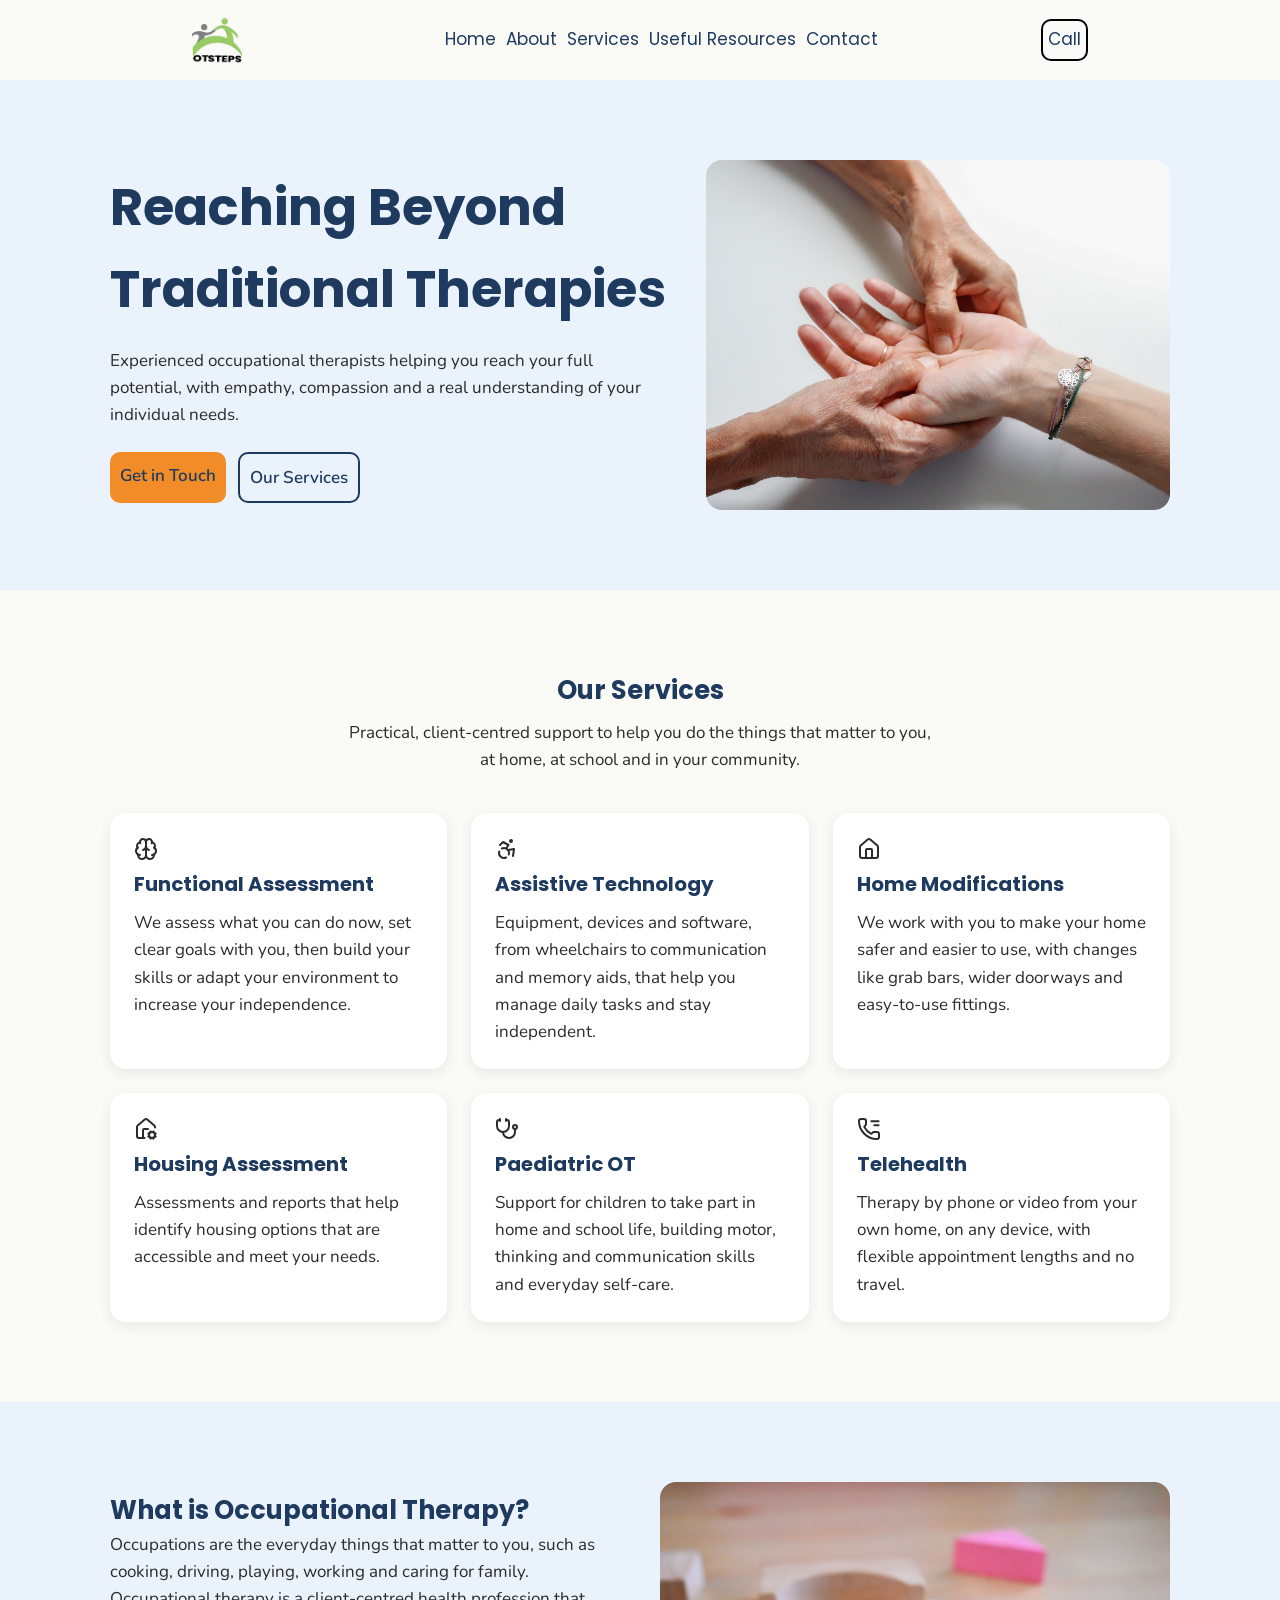
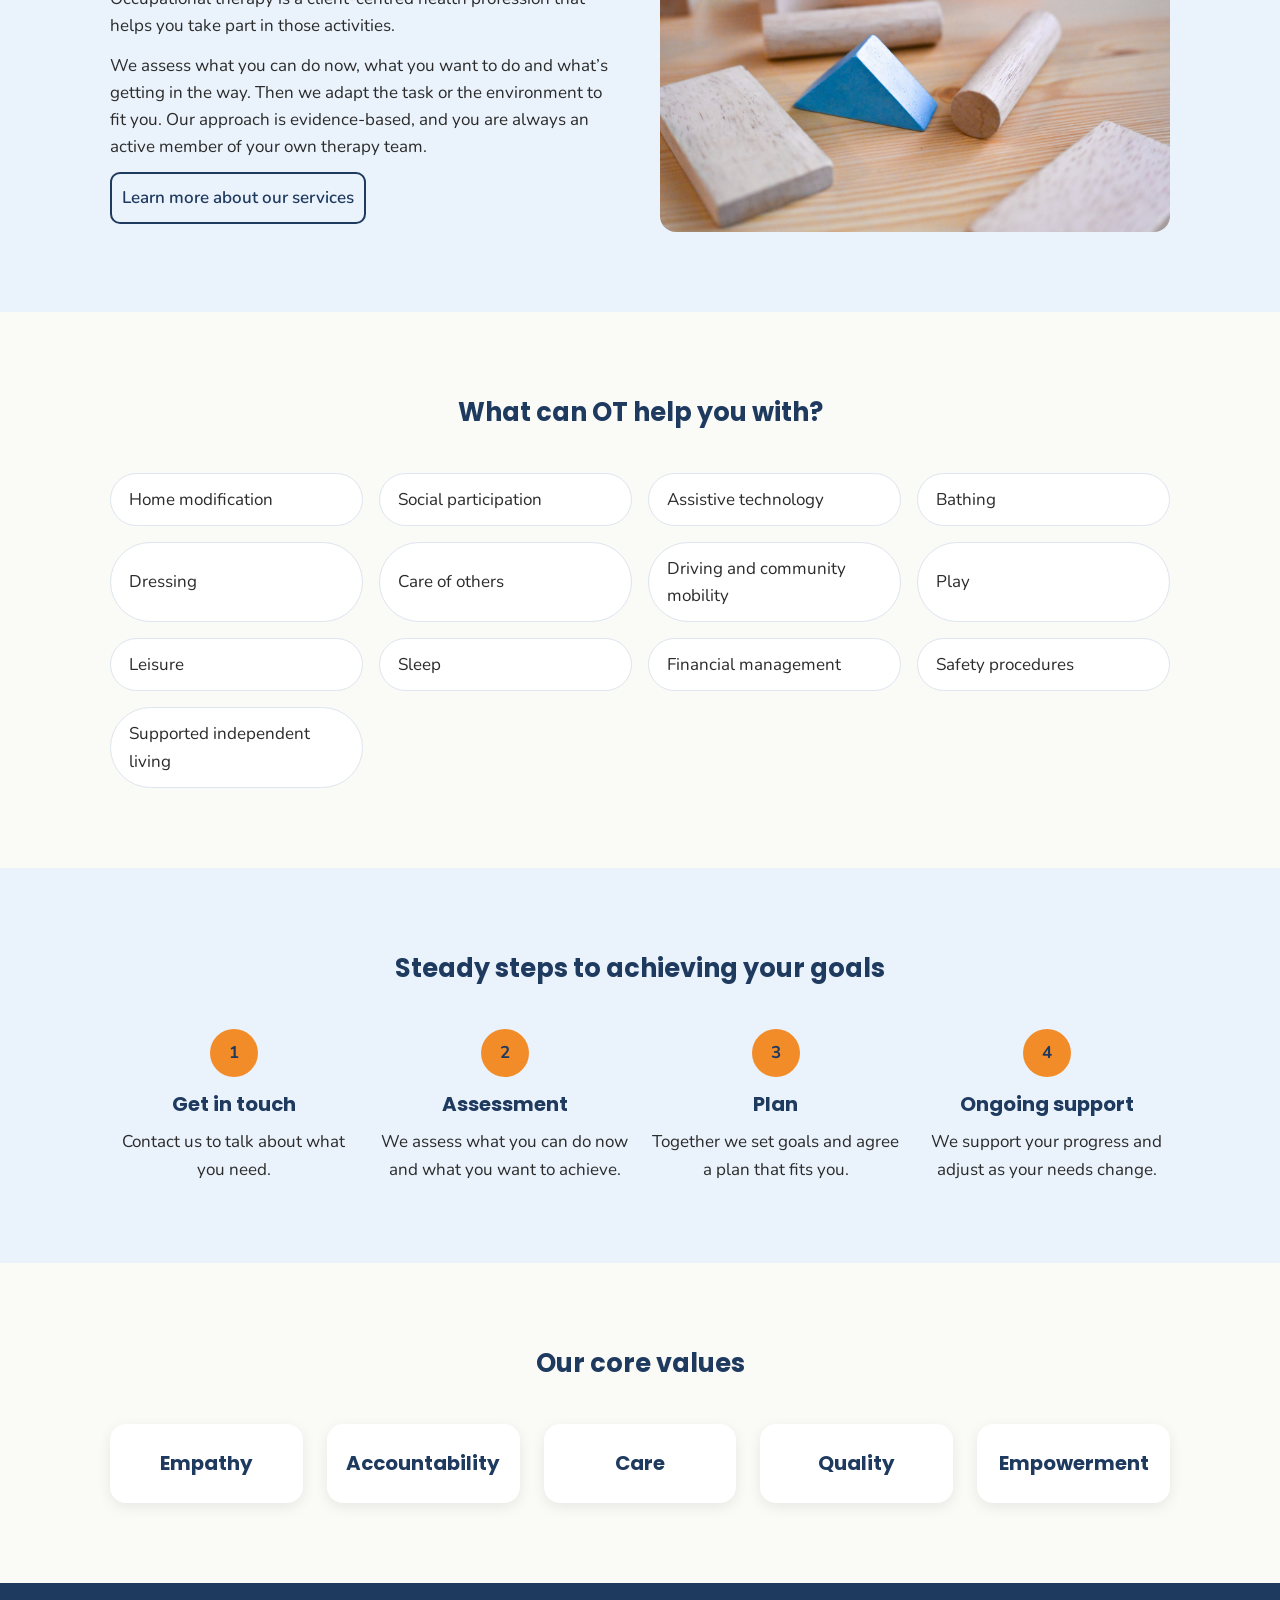
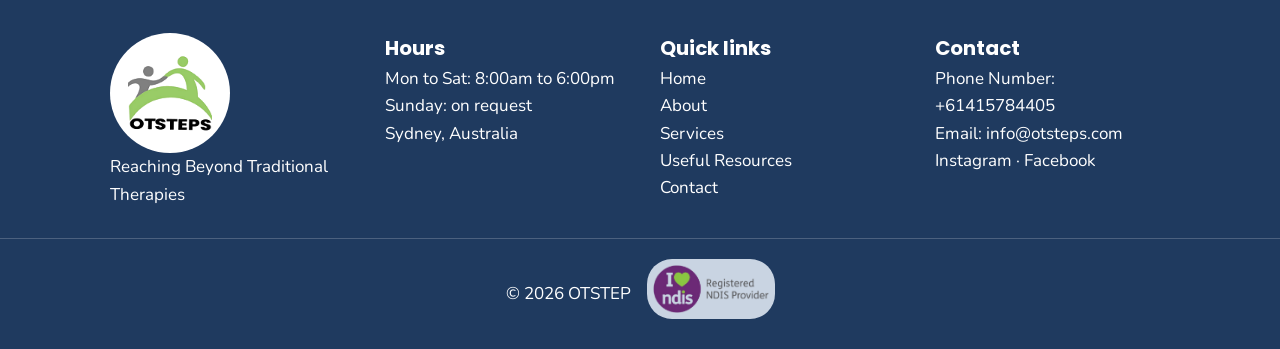
<file: index.html>
<!doctype html>

<html lang="en-AU">
  <head>
    <meta charset="UTF-8" />
    <meta name="viewport" content="width=device-width, initial-scale=1.0" />
    <link rel="preconnect" href="https://fonts.googleapis.com" />
    <link rel="preconnect" href="https://fonts.gstatic.com" crossorigin />
    <link
      href="https://fonts.googleapis.com/css2?family=Nunito:wght@400;600&family=Poppins:wght@400;600;700&display=swap"
      rel="stylesheet"
    />
    <link rel="stylesheet" href="/css/style.css" />
    <link rel="icon" type="image/png" href="/images/otsteps-logo.png" />
    <title>OTSteps | Occupational Therapy in Sydney</title>
    <meta
      name="description"
      content="Experienced occupational therapists in Sydney supporting clients with functional assessments, assistive technology, home modifications and telehealth."
    />
  </head>

  <body>
    <header>
      <div class="left">
        <img class="logo" src="/images/otsteps-logo.png" alt="OTSteps logo" />
      </div>

      <div class="middle" id="main-menu">
        <nav>
          <ul>
            <li><a href="/index.html">Home</a></li>
            <li><a href="/pages/about.html">About</a></li>
            <li><a href="/pages/services.html">Services</a></li>
            <li><a href="/pages/resources.html">Useful Resources</a></li>
            <li><a href="/pages/contact.html">Contact</a></li>
          </ul>
        </nav>
      </div>

      <div class="left contact">
        <a href="tel:+61415784405" class="btn">Call</a>
        <button
          class="menu-toggle"
          aria-expanded="false"
          aria-controls="main-menu"
        >
          Menu
        </button>
      </div>
    </header>

    <main>
      <section class="hero">
        <div class="container hero-grid">
          <div>
            <h1>Reaching Beyond Traditional Therapies</h1>
            <p>
              Experienced occupational therapists helping you reach your full
              potential, with empathy, compassion and a real understanding of
              your individual needs.
            </p>
            <div class="hero-buttons">
              <a href="/pages/contact.html" class="btn-primary">Get in Touch</a>
              <a href="/pages/services.html" class="btn-outline"
                >Our Services</a
              >
            </div>
          </div>

          <img
            class="hero-image"
            src="/images/hero.jpg"
            alt="Occupational therapist helping a client with a hands-on activity at a table"
            width="1000"
            height="750"
          />
        </div>
      </section>

      <section class="services">
        <div class="container">
          <h2 class="section-title">Our Services</h2>
          <p class="section-intro">
            Practical, client-centred support to help you do the things that
            matter to you, at home, at school and in your community.
          </p>
          <div class="cards">
            <div class="card">
              <svg
                xmlns="http://www.w3.org/2000/svg"
                width="24"
                height="24"
                viewBox="0 0 24 24"
                fill="none"
                stroke="currentColor"
                stroke-width="2"
                stroke-linecap="round"
                stroke-linejoin="round"
                class="lucide lucide-brain preview-icon"
              >
                <path d="M12 18V5" />
                <path d="M15 13a4.17 4.17 0 01-3-4 4.17 4.17 0 01-3 4" />
                <path d="M17.707 6.294A3 3 0 1012 5a3 3 0 10-5.707 1.294" />
                <path d="M17.996 5.125a4 4 0 012.526 5.77" />
                <path d="M18 18a4 4 0 002-7.465" />
                <path
                  d="M19.967 17.482a4 4 0 11-7.967.517 4 4 0 11-7.967-.517"
                />
                <path d="M6 18a4 4 0 01-2-7.465" />
                <path d="M6.004 5.125a4 4 0 00-2.526 5.77" />
              </svg>
              <h3>Functional Assessment</h3>
              <p>
                We assess what you can do now, set clear goals with you, then
                build your skills or adapt your environment to increase your
                independence.
              </p>
            </div>
            <div class="card">
              <svg
                xmlns="http://www.w3.org/2000/svg"
                width="24"
                height="24"
                viewBox="0 0 24 24"
                fill="none"
                stroke="currentColor"
                stroke-width="2"
                stroke-linecap="round"
                stroke-linejoin="round"
                class="lucide lucide-accessibility preview-icon"
              >
                <circle cx="16" cy="4" r="1" />
                <path d="m18 19 1-7-6 1" />
                <path d="m5 8 3-3 5.5 3-2.36 3.5" />
                <path d="M4.24 14.5a5 5 0 0 0 6.88 6" />
                <path d="M13.76 17.5a5 5 0 0 0-6.88-6" />
              </svg>
              <h3>Assistive Technology</h3>
              <p>
                Equipment, devices and software, from wheelchairs to
                communication and memory aids, that help you manage daily tasks
                and stay independent.
              </p>
            </div>
            <div class="card">
              <svg
                xmlns="http://www.w3.org/2000/svg"
                width="24"
                height="24"
                viewBox="0 0 24 24"
                fill="none"
                stroke="currentColor"
                stroke-width="2"
                stroke-linecap="round"
                stroke-linejoin="round"
                class="lucide lucide-house preview-icon"
              >
                <path d="M15 21v-8a1 1 0 0 0-1-1h-4a1 1 0 0 0-1 1v8" />
                <path
                  d="M3 10a2 2 0 0 1 .709-1.528l7-6a2 2 0 0 1 2.582 0l7 6A2 2 0 0 1 21 10v9a2 2 0 0 1-2 2H5a2 2 0 0 1-2-2z"
                />
              </svg>
              <h3>Home Modifications</h3>
              <p>
                We work with you to make your home safer and easier to use, with
                changes like grab bars, wider doorways and easy-to-use fittings.
              </p>
            </div>
            <div class="card">
              <svg
                xmlns="http://www.w3.org/2000/svg"
                width="24"
                height="24"
                viewBox="0 0 24 24"
                fill="none"
                stroke="currentColor"
                stroke-width="2"
                stroke-linecap="round"
                stroke-linejoin="round"
                class="lucide lucide-house-cog preview-icon"
              >
                <path
                  d="M10.584 21H5a2 2 0 01-2-2v-9a2 2 0 01.709-1.527l7-6a2 2 0 012.582 0l7 6A2 2 0 0121 10.001v.583"
                />
                <path d="M14 12H10a1 1 0 00-1 1v8" />
                <path d="m14.305 19.53.923-.382" />
                <path d="m15.229 16.852-.924-.383" />
                <path d="m16.852 15.228-.383-.923" />
                <path d="m16.852 20.773-.383.924" />
                <path d="m19.148 15.228.383-.923" />
                <path d="m19.53 21.697-.382-.924" />
                <path d="m20.773 16.852.922-.383" />
                <path d="m20.773 19.148.922.383" />
                <circle cx="18" cy="18" r="3" />
              </svg>
              <h3>Housing Assessment</h3>
              <p>
                Assessments and reports that help identify housing options that
                are accessible and meet your needs.
              </p>
            </div>
            <div class="card">
              <svg
                xmlns="http://www.w3.org/2000/svg"
                width="24"
                height="24"
                viewBox="0 0 24 24"
                fill="none"
                stroke="currentColor"
                stroke-width="2"
                stroke-linecap="round"
                stroke-linejoin="round"
                class="lucide lucide-stethoscope preview-icon"
              >
                <path d="M11 2v2" />
                <path d="M5 2v2" />
                <path
                  d="M5 3H4a2 2 0 0 0-2 2v4a6 6 0 0 0 12 0V5a2 2 0 0 0-2-2h-1"
                />
                <path d="M8 15a6 6 0 0 0 12 0v-3" />
                <circle cx="20" cy="10" r="2" />
              </svg>
              <h3>Paediatric OT</h3>
              <p>
                Support for children to take part in home and school life,
                building motor, thinking and communication skills and everyday
                self-care.
              </p>
            </div>
            <div class="card">
              <svg
                xmlns="http://www.w3.org/2000/svg"
                width="24"
                height="24"
                viewBox="0 0 24 24"
                fill="none"
                stroke="currentColor"
                stroke-width="2"
                stroke-linecap="round"
                stroke-linejoin="round"
                class="lucide lucide-phone-log preview-icon"
              >
                <path
                  d="M13.832 16.568a1 1 0 001.213-.303l.355-.465A2 2 0 0117 15h3a2 2 0 012 2v3a2 2 0 01-2 2A18 18 0 012 4a2 2 0 012-2h3a2 2 0 012 2v3a2 2 0 01-.8 1.6l-.468.351a1 1 0 00-.292 1.233 14 14 0 006.392 6.384"
                />
                <path d="M14.396 4.171h7.171" />
                <path d="M17.343 8.17h4.224" />
              </svg>
              <h3>Telehealth</h3>
              <p>
                Therapy by phone or video from your own home, on any device,
                with flexible appointment lengths and no travel.
              </p>
            </div>
          </div>
        </div>
      </section>

      <section class="what-is-ot">
        <div class="container what-grid">
          <div>
            <h2>What is Occupational Therapy?</h2>
            <p>
              Occupations are the everyday things that matter to you, such as
              cooking, driving, playing, working and caring for family.
              Occupational therapy is a client-centred health profession that
              helps you take part in those activities.
            </p>

            <p>
              We assess what you can do now, what you want to do and what’s
              getting in the way. Then we adapt the task or the environment to
              fit you. Our approach is evidence-based, and you are always an
              active member of your own therapy team.
            </p>

            <a href="/pages/services.html" class="btn-outline"
              >Learn more about our services</a
            >
          </div>

          <img
            class="hero-image"
            src="/images/blocks.jpg"
            alt="Building blocks on a table"
            width="1000"
            height="750"
          />
        </div>
      </section>

      <!-- WHAT CAN OT HELP WITH -->
      <section class="help">
        <div class="container">
          <h2 class="section-title">What can OT help you with?</h2>
          <div class="chips">
            <!-- TODO: add a Lucide icon inside each chip, before the span -->
            <div class="chip"><span>Home modification</span></div>
            <div class="chip"><span>Social participation</span></div>
            <div class="chip"><span>Assistive technology</span></div>
            <div class="chip"><span>Bathing</span></div>
            <div class="chip"><span>Dressing</span></div>
            <div class="chip"><span>Care of others</span></div>
            <div class="chip"><span>Driving and community mobility</span></div>
            <div class="chip"><span>Play</span></div>
            <div class="chip"><span>Leisure</span></div>
            <div class="chip"><span>Sleep</span></div>
            <div class="chip"><span>Financial management</span></div>
            <div class="chip"><span>Safety procedures</span></div>
            <div class="chip"><span>Supported independent living</span></div>
          </div>
        </div>
      </section>

      <!-- STEPS -->
      <section class="steps">
        <div class="container">
          <h2 class="section-title">Steady steps to achieving your goals</h2>
          <div class="steps-grid">
            <!-- TODO: confirm these steps and wording with uncle -->
            <div class="step">
              <span class="step-number">1</span>
              <h3>Get in touch</h3>
              <p>Contact us to talk about what you need.</p>
            </div>
            <div class="step">
              <span class="step-number">2</span>
              <h3>Assessment</h3>
              <p>We assess what you can do now and what you want to achieve.</p>
            </div>
            <div class="step">
              <span class="step-number">3</span>
              <h3>Plan</h3>
              <p>Together we set goals and agree a plan that fits you.</p>
            </div>
            <div class="step">
              <span class="step-number">4</span>
              <h3>Ongoing support</h3>
              <p>We support your progress and adjust as your needs change.</p>
            </div>
          </div>
        </div>
      </section>

      <!-- CORE VALUES -->
      <section class="values">
        <div class="container">
          <h2 class="section-title">Our core values</h2>
          <div class="values-grid">
            <div class="value"><h3>Empathy</h3></div>
            <div class="value"><h3>Accountability</h3></div>
            <div class="value"><h3>Care</h3></div>
            <div class="value"><h3>Quality</h3></div>
            <div class="value"><h3>Empowerment</h3></div>
          </div>
        </div>
      </section>
    </main>

    <footer>
      <div class="container footer-grid">
        <div>
          <!-- logo + tagline -->
          <!-- TODO: hours from uncle -->
          <div class="white-bg">
            <img src="/images/otsteps-logo.png" alt="OTSteps logo" />
          </div>
          <p>Reaching Beyond Traditional Therapies</p>
        </div>

        <div>
          <h3>Hours</h3>
          <p>Mon to Sat: 8:00am to 6:00pm</p>
          <p>Sunday: on request</p>
          <p>Sydney, Australia</p>
        </div>

        <div>
          <h3>Quick links</h3>
          <nav>
            <ul>
              <li><a href="/index.html">Home</a></li>
              <li><a href="/pages/about.html">About</a></li>
              <li><a href="/pages/services.html">Services</a></li>
              <li><a href="/pages/resources.html">Useful Resources</a></li>
              <li><a href="/pages/contact.html">Contact</a></li>
            </ul>
          </nav>
        </div>
        <div>
          <h3>Contact</h3>
          <p>Phone Number: <a href="tel:+61415784405">+61415784405 </a></p>
          <p>Email: <a href="mailto:info@otsteps.com">info@otsteps.com</a></p>
          <p>
            <a
              href="https://www.instagram.com/otsteps?avpt=Z3M4dG9sOWlvdjN1&utm_source=qr"
              target="_blank"
              rel="noopener"
              >Instagram</a
            >
            ·
            <a
              href="https://www.facebook.com/share/zeHhTu6EN2oAXvQj/"
              target="_blank"
              rel="noopener"
              >Facebook</a
            >
          </p>
        </div>
      </div>
      <p class="footer-bottom">
        <span>© 2026 OTSTEP</span>
        <img src="/images/ndis-logo.png" alt="NDIS logo" />
      </p>
    </footer>
    <script src="/js/main.js" defer></script>
  </body>
</html>
</file>
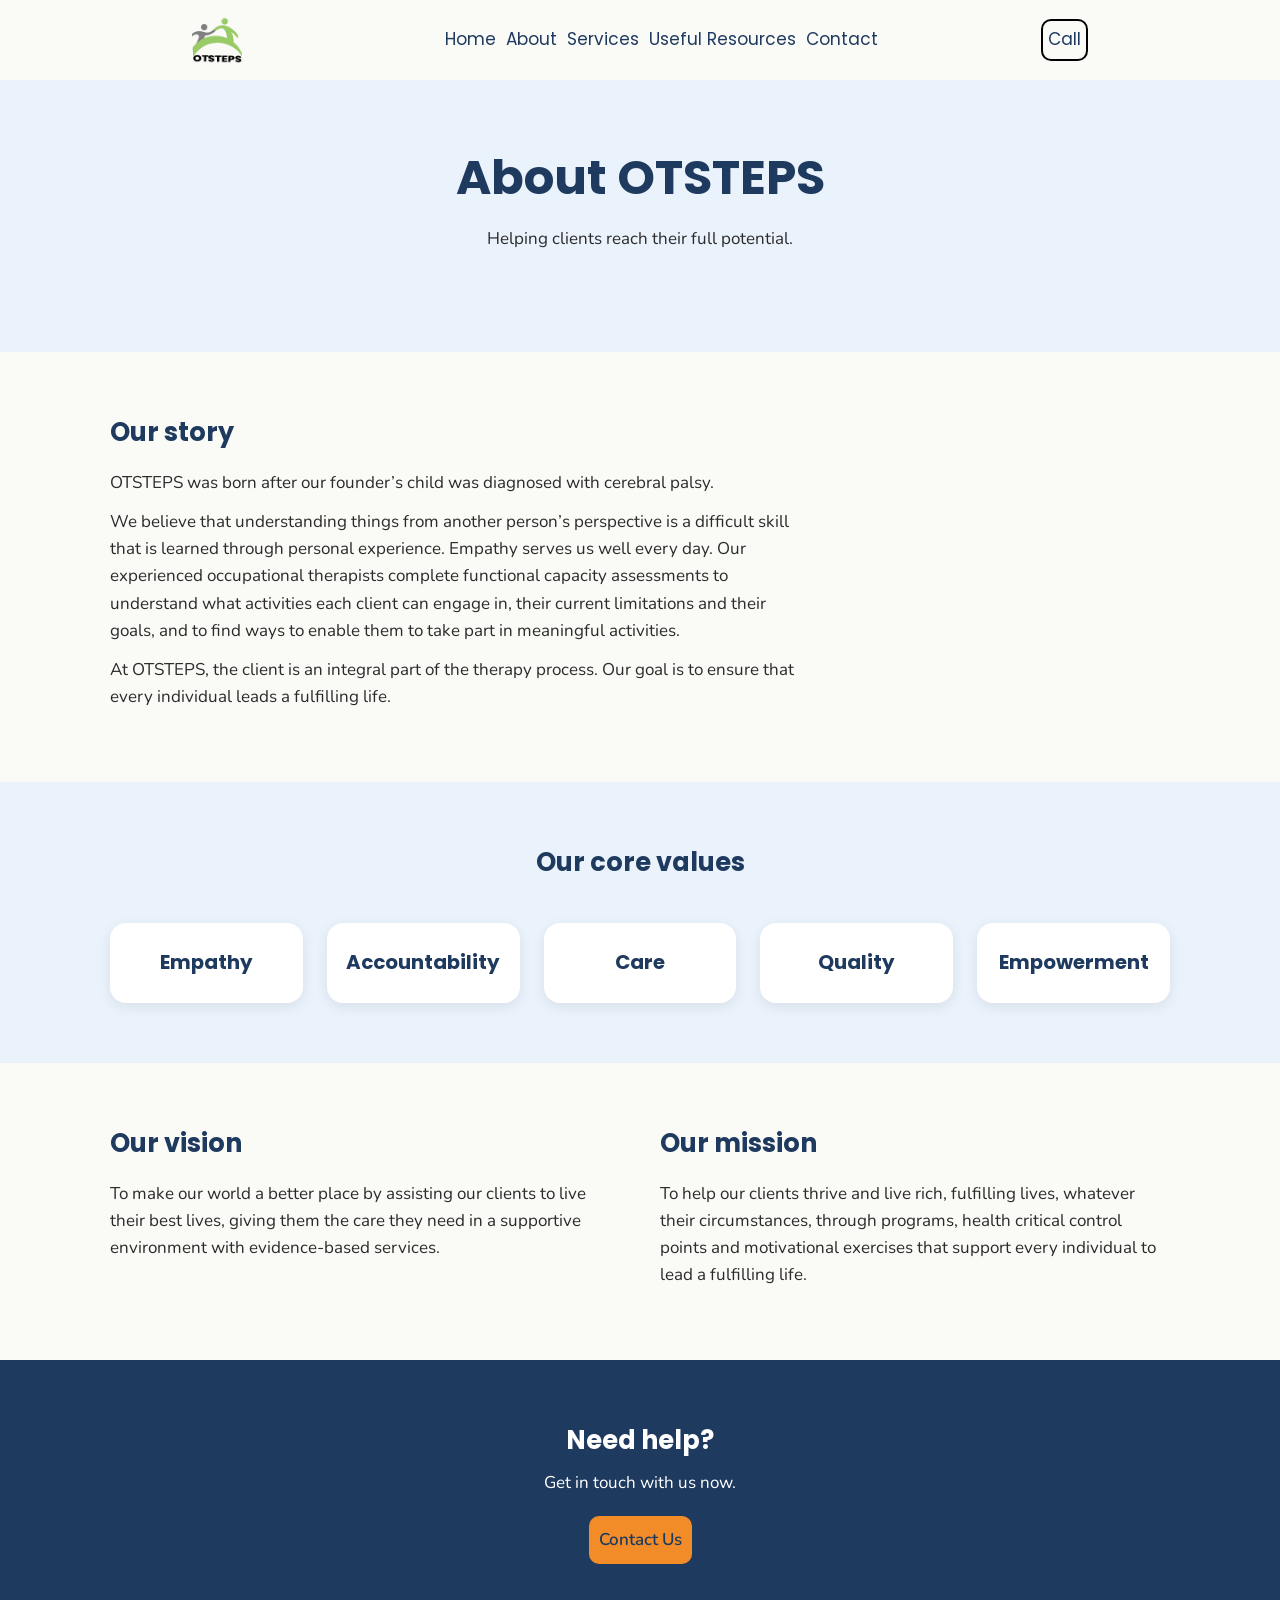
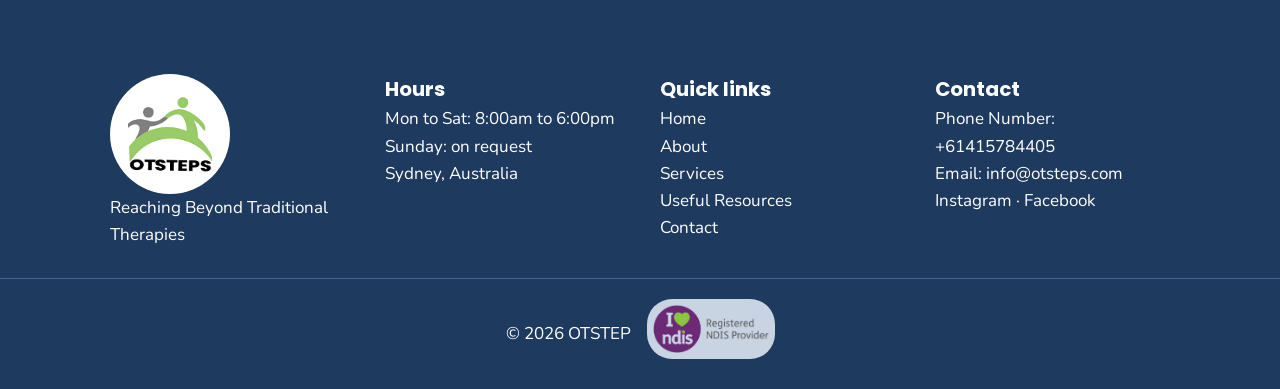
<file: pages/about.html>
<!doctype html>

<html lang="en-AU">
  <head>
    <meta charset="UTF-8" />
    <meta name="viewport" content="width=device-width, initial-scale=1.0" />
    <link rel="preconnect" href="https://fonts.googleapis.com" />
    <link rel="preconnect" href="https://fonts.gstatic.com" crossorigin />
    <link
      href="https://fonts.googleapis.com/css2?family=Nunito:wght@400;600&family=Poppins:wght@400;600;700&display=swap"
      rel="stylesheet"
    />
    <link rel="icon" type="image/png" href="/images/otsteps-logo.png" />
    <link rel="stylesheet" href="/css/style.css" />
    <title>About | OTSteps</title>
    <meta
      name="description"
      content="Learn about OTSteps, our values, vision and mission, and the occupational therapists supporting clients across Sydney."
    />
  </head>

  <body>
    <header>
      <div class="left">
        <img class="logo" src="/images/otsteps-logo.png" alt="OTSteps logo" />
      </div>

      <div class="middle" id="main-menu">
        <nav>
          <ul>
            <li><a href="/index.html">Home</a></li>
            <li><a href="/pages/about.html">About</a></li>
            <li><a href="/pages/services.html">Services</a></li>
            <li><a href="/pages/resources.html">Useful Resources</a></li>
            <li><a href="/pages/contact.html">Contact</a></li>
          </ul>
        </nav>
      </div>

      <div class="left contact">
        <a href="tel:+61415784405" class="btn">Call</a>
        <button
          class="menu-toggle"
          aria-expanded="false"
          aria-controls="main-menu"
        >
          Menu
        </button>
      </div>
    </header>

    <main>
      <section class="page-hero">
        <div class="container">
          <h1>About OTSTEPS</h1>
          <p class="section-intro">
            Helping clients reach their full potential.
          </p>
        </div>
      </section>

      <section class="service-block">
        <div class="container">
          <h2>Our story</h2>
          <!-- TODO: uncle to confirm he's happy for this line to stay public -->
          <p>
            OTSTEPS was born after our founder’s child was diagnosed with
            cerebral palsy.
          </p>
          <p>
            We believe that understanding things from another person’s
            perspective is a difficult skill that is learned through personal
            experience. Empathy serves us well every day. Our experienced
            occupational therapists complete functional capacity assessments to
            understand what activities each client can engage in, their current
            limitations and their goals, and to find ways to enable them to take
            part in meaningful activities.
          </p>
          <p>
            At OTSTEPS, the client is an integral part of the therapy process.
            Our goal is to ensure that every individual leads a fulfilling life.
          </p>
        </div>
      </section>

      <section class="service-block alt">
        <div class="container">
          <h2 class="section-title">Our core values</h2>
          <div class="values-grid">
            <div class="value"><h3>Empathy</h3></div>
            <div class="value"><h3>Accountability</h3></div>
            <div class="value"><h3>Care</h3></div>
            <div class="value"><h3>Quality</h3></div>
            <div class="value"><h3>Empowerment</h3></div>
          </div>
        </div>
      </section>

      <section class="service-block">
        <div class="container two-col">
          <div>
            <h2>Our vision</h2>
            <p>
              To make our world a better place by assisting our clients to live
              their best lives, giving them the care they need in a supportive
              environment with evidence-based services.
            </p>
          </div>
          <div>
            <h2>Our mission</h2>
            <p>
              To help our clients thrive and live rich, fulfilling lives,
              whatever their circumstances, through programs, health critical
              control points and motivational exercises that support every
              individual to lead a fulfilling life.
            </p>
          </div>
        </div>
      </section>

      <section class="cta-band">
        <div class="container">
          <h2>Need help?</h2>
          <p>Get in touch with us now.</p>
          <a href="/pages/contact.html" class="btn-primary">Contact Us</a>
        </div>
      </section>
    </main>

    <footer>
      <div class="container footer-grid">
        <div>
          <!-- logo + tagline -->
          <!-- TODO: hours from uncle -->
          <div class="white-bg">
            <img src="/images/otsteps-logo.png" alt="OTSteps logo" />
          </div>
          <p>Reaching Beyond Traditional Therapies</p>
        </div>

        <div>
          <h3>Hours</h3>
          <p>Mon to Sat: 8:00am to 6:00pm</p>
          <p>Sunday: on request</p>
          <p>Sydney, Australia</p>
        </div>

        <div>
          <h3>Quick links</h3>
          <nav>
            <ul>
              <li><a href="/index.html">Home</a></li>
              <li><a href="/pages/about.html">About</a></li>
              <li><a href="/pages/services.html">Services</a></li>
              <li><a href="/pages/resources.html">Useful Resources</a></li>
              <li><a href="/pages/contact.html">Contact</a></li>
            </ul>
          </nav>
        </div>
        <div>
          <h3>Contact</h3>
          <p>Phone Number: <a href="tel:+61415784405">+61415784405 </a></p>
          <p>Email: <a href="mailto:info@otsteps.com">info@otsteps.com</a></p>
          <p>
            <a
              href="https://www.instagram.com/otsteps?avpt=Z3M4dG9sOWlvdjN1&utm_source=qr"
              target="_blank"
              rel="noopener"
              >Instagram</a
            >
            ·
            <a
              href="https://www.facebook.com/share/zeHhTu6EN2oAXvQj/"
              target="_blank"
              rel="noopener"
              >Facebook</a
            >
          </p>
        </div>
      </div>
      <p class="footer-bottom">
        <span>© 2026 OTSTEP</span>
        <img src="/images/ndis-logo.png" alt="NDIS logo" />
      </p>
    </footer>
    <script src="/js/main.js" defer></script>
  </body>
</html>
</file>
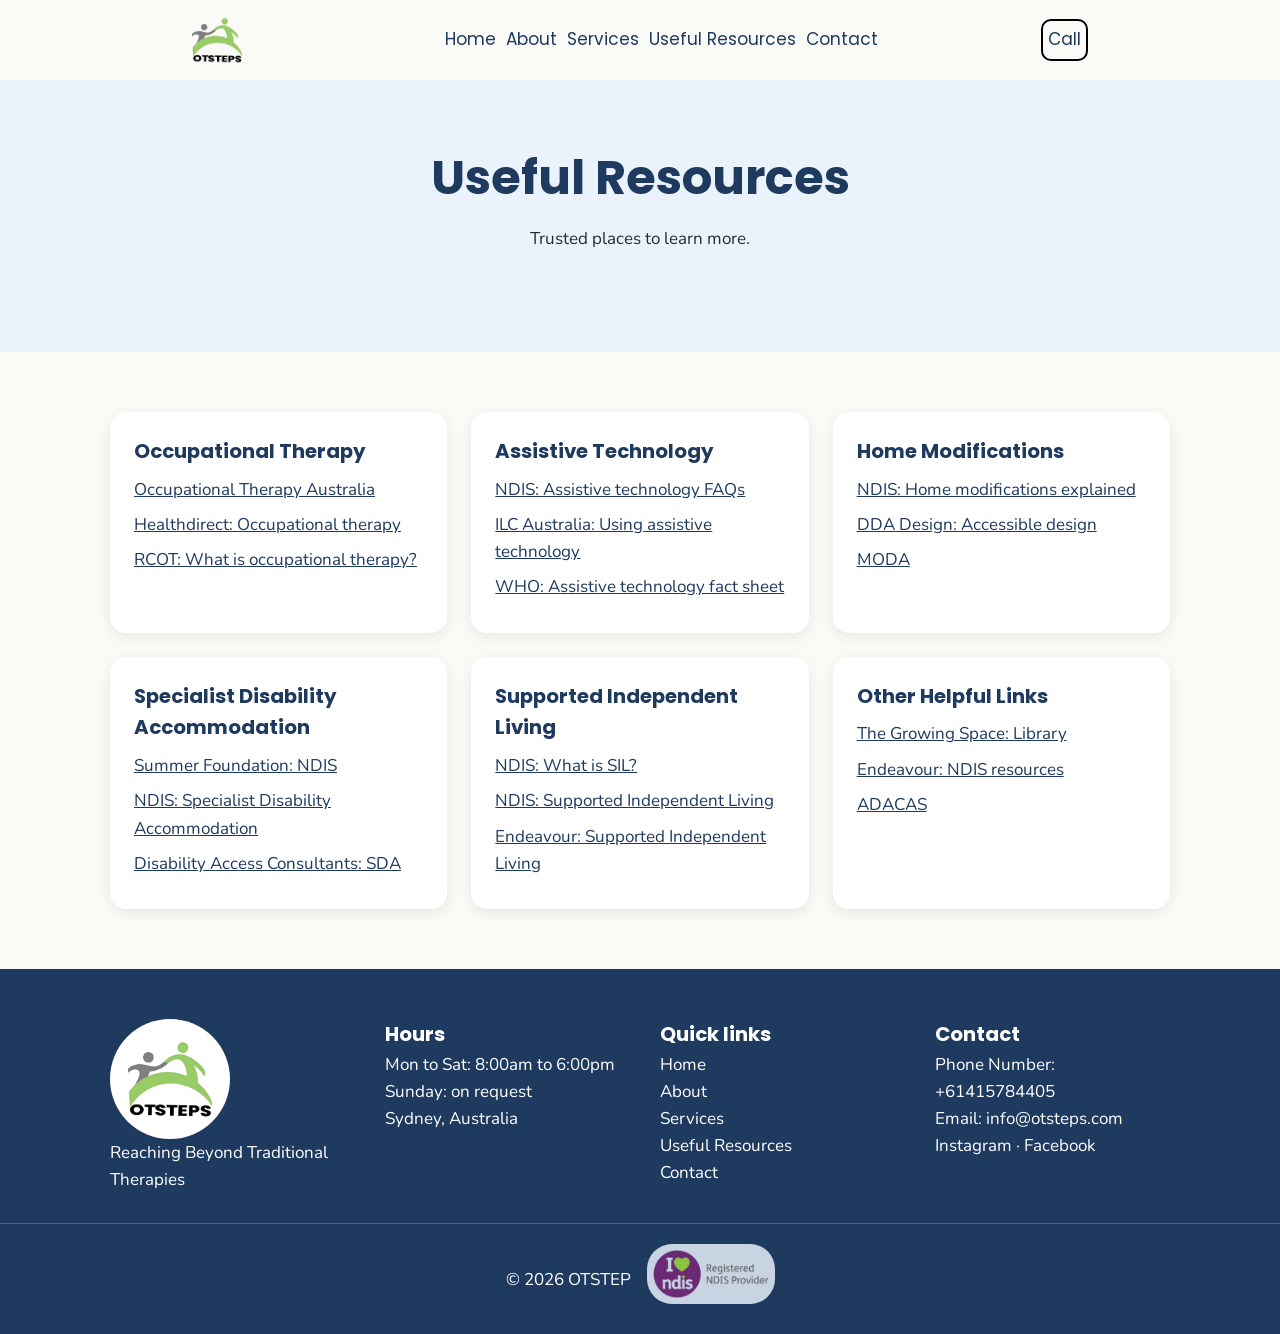
<file: pages/resources.html>
<!doctype html>

<html lang="en-AU">
  <head>
    <meta charset="UTF-8" />
    <meta name="viewport" content="width=device-width, initial-scale=1.0" />
    <link rel="preconnect" href="https://fonts.googleapis.com" />
    <link rel="preconnect" href="https://fonts.gstatic.com" crossorigin />
    <link
      href="https://fonts.googleapis.com/css2?family=Nunito:wght@400;600&family=Poppins:wght@400;600;700&display=swap"
      rel="stylesheet"
    />
    <link rel="stylesheet" href="/css/style.css" />
    <link rel="icon" type="image/png" href="/images/otsteps-logo.png" />
    <title>Useful Resources | OTSteps</title>
    <meta
      name="description"
      content="Helpful links on occupational therapy, assistive technology, home modifications and disability supports in Australia."
    />
  </head>

  <body>
    <header>
      <div class="left">
        <img class="logo" src="/images/otsteps-logo.png" alt="OTSteps logo" />
      </div>

      <div class="middle" id="main-menu">
        <nav>
          <ul>
            <li><a href="/index.html">Home</a></li>
            <li><a href="/pages/about.html">About</a></li>
            <li><a href="/pages/services.html">Services</a></li>
            <li><a href="/pages/resources.html">Useful Resources</a></li>
            <li><a href="/pages/contact.html">Contact</a></li>
          </ul>
        </nav>
      </div>

      <div class="left contact">
        <a href="tel:+61415784405" class="btn">Call</a>
        <button
          class="menu-toggle"
          aria-expanded="false"
          aria-controls="main-menu"
        >
          Menu
        </button>
      </div>
    </header>

    <main>
      <section class="page-hero">
        <div class="container">
          <h1>Useful Resources</h1>
          <p class="section-intro">Trusted places to learn more.</p>
        </div>
      </section>

      <section class="service-block">
        <div class="container">
          <div class="cards">
            <div class="card">
              <h3>Occupational Therapy</h3>
              <ul class="link-list">
                <li>
                  <a
                    href="https://www.otaus.com.au/thisisot"
                    target="_blank"
                    rel="noopener"
                    >Occupational Therapy Australia</a
                  >
                </li>
                <li>
                  <a
                    href="https://www.healthdirect.gov.au/occupational-therapy"
                    target="_blank"
                    rel="noopener"
                    >Healthdirect: Occupational therapy</a
                  >
                </li>
                <li>
                  <a
                    href="https://www.rcot.co.uk/about-occupational-therapy/what-is-occupational-therapy"
                    target="_blank"
                    rel="noopener"
                    >RCOT: What is occupational therapy?</a
                  >
                </li>
              </ul>
            </div>

            <div class="card">
              <h3>Assistive Technology</h3>
              <ul class="link-list">
                <li>
                  <a
                    href="https://www.ndis.gov.au/providers/assistive-technology-faqs"
                    target="_blank"
                    rel="noopener"
                    >NDIS: Assistive technology FAQs</a
                  >
                </li>
                <li>
                  <a
                    href="https://ilcaustralia.org.au/Using_Assistive_Technology"
                    target="_blank"
                    rel="noopener"
                    >ILC Australia: Using assistive technology</a
                  >
                </li>
                <li>
                  <a
                    href="https://www.who.int/news-room/fact-sheets/detail/assistive-technology"
                    target="_blank"
                    rel="noopener"
                    >WHO: Assistive technology fact sheet</a
                  >
                </li>
              </ul>
            </div>

            <div class="card">
              <h3>Home Modifications</h3>
              <ul class="link-list">
                <li>
                  <a
                    href="https://www.ndis.gov.au/participants/home-equipment-and-supports/home-modifications-explained"
                    target="_blank"
                    rel="noopener"
                    >NDIS: Home modifications explained</a
                  >
                </li>
                <li>
                  <a
                    href="https://ddadesign.com.au/accessible-design/ndis/"
                    target="_blank"
                    rel="noopener"
                    >DDA Design: Accessible design</a
                  >
                </li>
                <li>
                  <a
                    href="http://www.moda.org.au/"
                    target="_blank"
                    rel="noopener"
                    >MODA</a
                  >
                </li>
              </ul>
            </div>

            <div class="card">
              <h3>Specialist Disability Accommodation</h3>
              <ul class="link-list">
                <li>
                  <a
                    href="https://www.summerfoundation.org.au/ndis/"
                    target="_blank"
                    rel="noopener"
                    >Summer Foundation: NDIS</a
                  >
                </li>
                <li>
                  <a
                    href="https://www.ndis.gov.au/providers/housing-and-living-supports-and-services/housing/specialist-disability-accommodation"
                    target="_blank"
                    rel="noopener"
                    >NDIS: Specialist Disability Accommodation</a
                  >
                </li>
                <li>
                  <a
                    href="https://www.disabilityaccessconsultants.com.au/special-disability-accommodation/"
                    target="_blank"
                    rel="noopener"
                    >Disability Access Consultants: SDA</a
                  >
                </li>
              </ul>
            </div>

            <div class="card">
              <h3>Supported Independent Living</h3>
              <ul class="link-list">
                <li>
                  <a
                    href="https://www.ndis.gov.au/about-us/operational-guidelines/supported-independent-living-operational-guideline/what-sil"
                    target="_blank"
                    rel="noopener"
                    >NDIS: What is SIL?</a
                  >
                </li>
                <li>
                  <a
                    href="https://www.ndis.gov.au/providers/housing-and-living-supports-and-services/housing/supported-independent-living"
                    target="_blank"
                    rel="noopener"
                    >NDIS: Supported Independent Living</a
                  >
                </li>
                <li>
                  <a
                    href="https://www.endeavour.com.au/media-news/blog/supported-independent-living"
                    target="_blank"
                    rel="noopener"
                    >Endeavour: Supported Independent Living</a
                  >
                </li>
              </ul>
            </div>

            <div class="card">
              <h3>Other Helpful Links</h3>
              <ul class="link-list">
                <li>
                  <a
                    href="https://www.thegrowingspace.com.au/library/"
                    target="_blank"
                    rel="noopener"
                    >The Growing Space: Library</a
                  >
                </li>
                <li>
                  <a
                    href="https://www.endeavour.com.au/ndis/resources"
                    target="_blank"
                    rel="noopener"
                    >Endeavour: NDIS resources</a
                  >
                </li>
                <li>
                  <a
                    href="http://www.adacas.org.au/"
                    target="_blank"
                    rel="noopener"
                    >ADACAS</a
                  >
                </li>
              </ul>
            </div>
          </div>
        </div>
      </section>
    </main>

    <footer>
      <div class="container footer-grid">
        <div>
          <!-- logo + tagline -->
          <!-- TODO: hours from uncle -->
          <div class="white-bg">
            <img src="/images/otsteps-logo.png" alt="OTSteps logo" />
          </div>
          <p>Reaching Beyond Traditional Therapies</p>
        </div>

        <div>
          <h3>Hours</h3>
          <p>Mon to Sat: 8:00am to 6:00pm</p>
          <p>Sunday: on request</p>
          <p>Sydney, Australia</p>
        </div>

        <div>
          <h3>Quick links</h3>
          <nav>
            <ul>
              <li><a href="/index.html">Home</a></li>
              <li><a href="/pages/about.html">About</a></li>
              <li><a href="/pages/services.html">Services</a></li>
              <li><a href="/pages/resources.html">Useful Resources</a></li>
              <li><a href="/pages/contact.html">Contact</a></li>
            </ul>
          </nav>
        </div>
        <div>
          <h3>Contact</h3>
          <p>Phone Number: <a href="tel:+61415784405">+61415784405 </a></p>
          <p>Email: <a href="mailto:info@otsteps.com">info@otsteps.com</a></p>
          <p>
            <a
              href="https://www.instagram.com/otsteps?avpt=Z3M4dG9sOWlvdjN1&utm_source=qr"
              target="_blank"
              rel="noopener"
              >Instagram</a
            >
            ·
            <a
              href="https://www.facebook.com/share/zeHhTu6EN2oAXvQj/"
              target="_blank"
              rel="noopener"
              >Facebook</a
            >
          </p>
        </div>
      </div>
      <p class="footer-bottom">
        <span>© 2026 OTSTEP</span>
        <img src="/images/ndis-logo.png" alt="NDIS logo" />
      </p>
    </footer>
    <script src="/js/main.js" defer></script>
  </body>
</html>
</file>
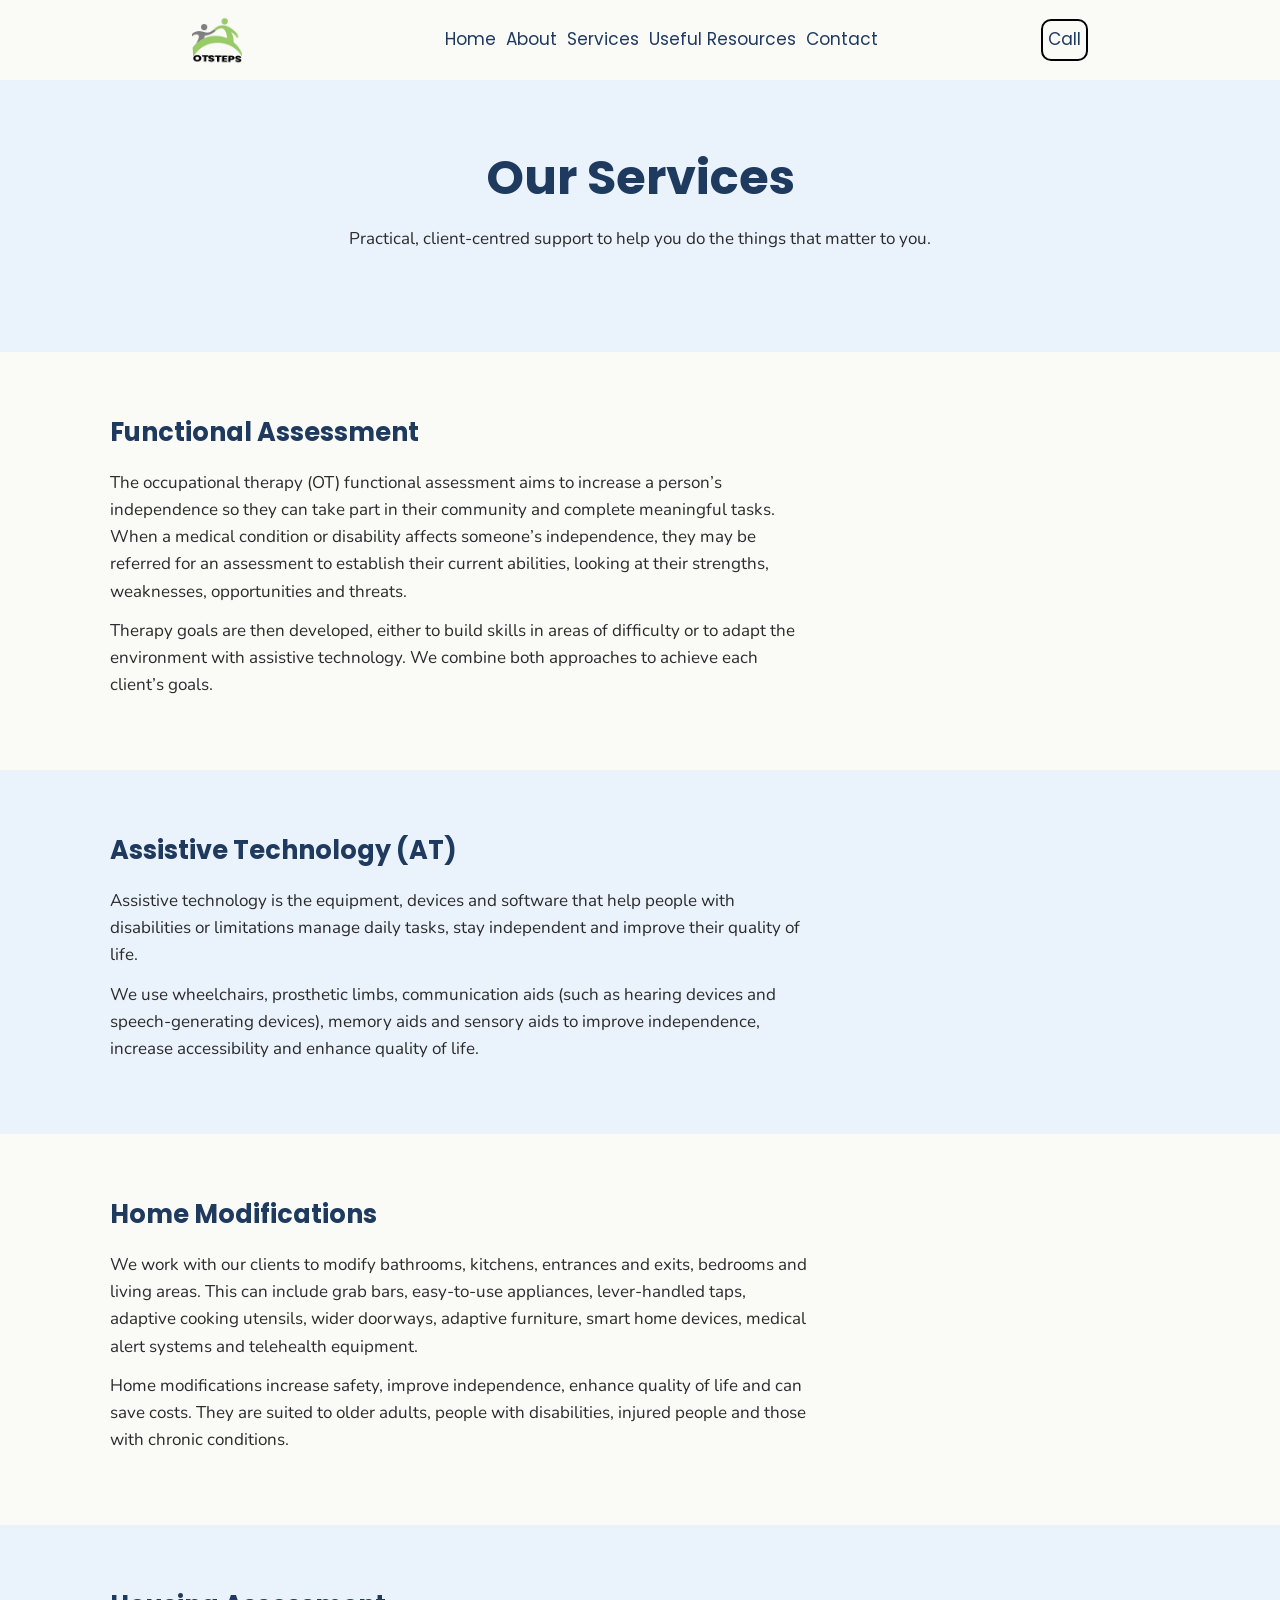
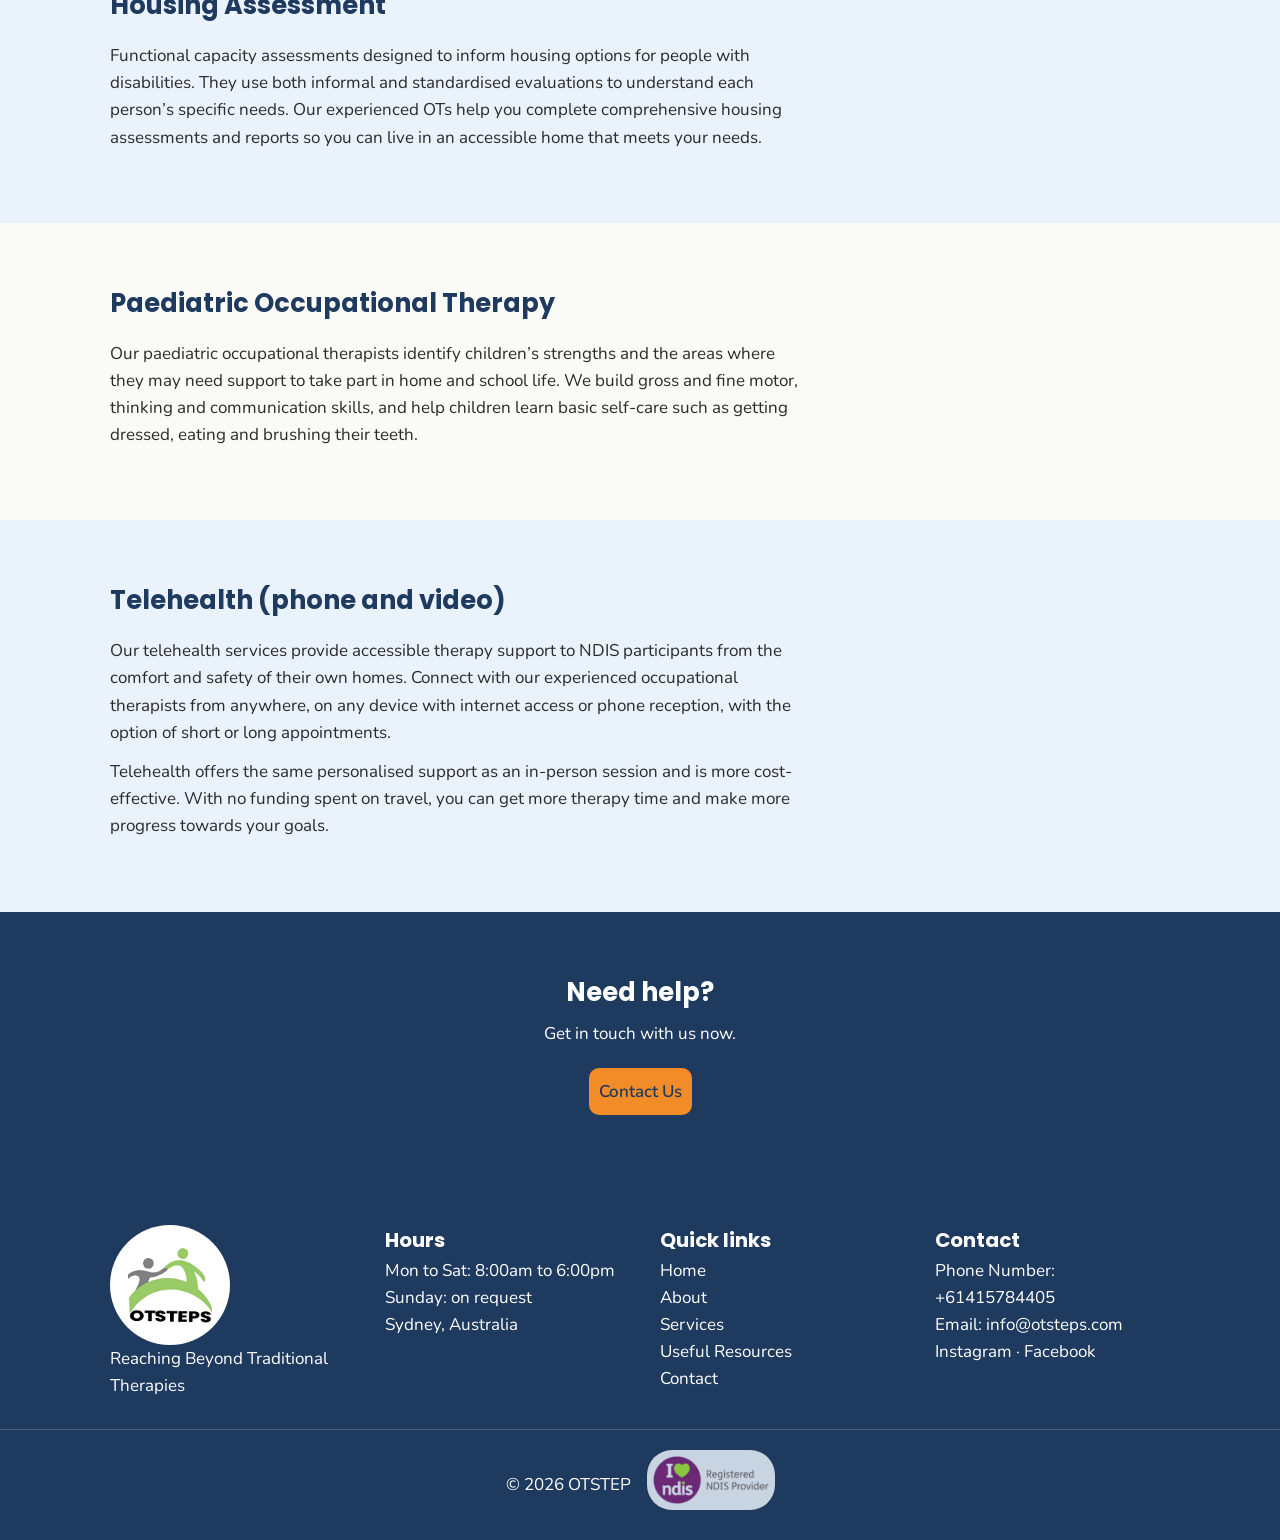
<file: pages/services.html>
<!doctype html>

<html lang="en-AU">
  <head>
    <meta charset="UTF-8" />
    <meta name="viewport" content="width=device-width, initial-scale=1.0" />
    <link rel="preconnect" href="https://fonts.googleapis.com" />
    <link rel="preconnect" href="https://fonts.gstatic.com" crossorigin />
    <link
      href="https://fonts.googleapis.com/css2?family=Nunito:wght@400;600&family=Poppins:wght@400;600;700&display=swap"
      rel="stylesheet"
    />
    <link rel="stylesheet" href="/css/style.css" />
    <link rel="icon" type="image/png" href="/images/otsteps-logo.png" />
    <title>Services | OTSteps</title>
    <meta
      name="description"
      content="Functional assessments, assistive technology, home modifications, housing assessments, paediatric OT and telehealth from OTSteps."
    />
  </head>

  <body>
    <header>
      <div class="left">
        <img class="logo" src="/images/otsteps-logo.png" alt="OTSteps logo" />
      </div>

      <div class="middle" id="main-menu">
        <nav>
          <ul>
            <li><a href="/index.html">Home</a></li>
            <li><a href="/pages/about.html">About</a></li>
            <li><a href="/pages/services.html">Services</a></li>
            <li><a href="/pages/resources.html">Useful Resources</a></li>
            <li><a href="/pages/contact.html">Contact</a></li>
          </ul>
        </nav>
      </div>

      <div class="left contact">
        <a href="tel:+61415784405" class="btn">Call</a>
        <button
          class="menu-toggle"
          aria-expanded="false"
          aria-controls="main-menu"
        >
          Menu
        </button>
      </div>
    </header>

    <main>
      <section class="page-hero">
        <div class="container">
          <h1>Our Services</h1>
          <p class="section-intro">
            Practical, client-centred support to help you do the things that
            matter to you.
          </p>
        </div>
      </section>

      <section class="service-block" id="functional-assessment">
        <div class="container">
          <h2>Functional Assessment</h2>
          <p>
            The occupational therapy (OT) functional assessment aims to increase
            a person’s independence so they can take part in their community and
            complete meaningful tasks. When a medical condition or disability
            affects someone’s independence, they may be referred for an
            assessment to establish their current abilities, looking at their
            strengths, weaknesses, opportunities and threats.
          </p>
          <p>
            Therapy goals are then developed, either to build skills in areas of
            difficulty or to adapt the environment with assistive technology. We
            combine both approaches to achieve each client’s goals.
          </p>
        </div>
      </section>

      <section class="service-block alt" id="assistive-technology">
        <div class="container">
          <h2>Assistive Technology (AT)</h2>
          <p>
            Assistive technology is the equipment, devices and software that
            help people with disabilities or limitations manage daily tasks,
            stay independent and improve their quality of life.
          </p>
          <p>
            We use wheelchairs, prosthetic limbs, communication aids (such as
            hearing devices and speech-generating devices), memory aids and
            sensory aids to improve independence, increase accessibility and
            enhance quality of life.
          </p>
        </div>
      </section>

      <section class="service-block" id="home-modifications">
        <div class="container">
          <h2>Home Modifications</h2>
          <p>
            We work with our clients to modify bathrooms, kitchens, entrances
            and exits, bedrooms and living areas. This can include grab bars,
            easy-to-use appliances, lever-handled taps, adaptive cooking
            utensils, wider doorways, adaptive furniture, smart home devices,
            medical alert systems and telehealth equipment.
          </p>
          <p>
            Home modifications increase safety, improve independence, enhance
            quality of life and can save costs. They are suited to older adults,
            people with disabilities, injured people and those with chronic
            conditions.
          </p>
        </div>
      </section>

      <section class="service-block alt" id="housing-assessment">
        <div class="container">
          <h2>Housing Assessment</h2>
          <p>
            Functional capacity assessments designed to inform housing options
            for people with disabilities. They use both informal and
            standardised evaluations to understand each person’s specific needs.
            Our experienced OTs help you complete comprehensive housing
            assessments and reports so you can live in an accessible home that
            meets your needs.
          </p>
        </div>
      </section>

      <section class="service-block" id="paediatric">
        <div class="container">
          <h2>Paediatric Occupational Therapy</h2>
          <p>
            Our paediatric occupational therapists identify children’s strengths
            and the areas where they may need support to take part in home and
            school life. We build gross and fine motor, thinking and
            communication skills, and help children learn basic self-care such
            as getting dressed, eating and brushing their teeth.
          </p>
        </div>
      </section>

      <section class="service-block alt" id="telehealth">
        <div class="container">
          <h2>Telehealth (phone and video)</h2>
          <!-- TODO: uncle's original said "mental health professionals" and mentions NDIS; confirm wording -->
          <p>
            Our telehealth services provide accessible therapy support to NDIS
            participants from the comfort and safety of their own homes. Connect
            with our experienced occupational therapists from anywhere, on any
            device with internet access or phone reception, with the option of
            short or long appointments.
          </p>
          <p>
            Telehealth offers the same personalised support as an in-person
            session and is more cost-effective. With no funding spent on travel,
            you can get more therapy time and make more progress towards your
            goals.
          </p>
        </div>
      </section>

      <section class="cta-band">
        <div class="container">
          <h2>Need help?</h2>
          <p>Get in touch with us now.</p>
          <a href="/pages/contact.html" class="btn-primary">Contact Us</a>
        </div>
      </section>
    </main>

    <footer>
      <div class="container footer-grid">
        <div>
          <!-- logo + tagline -->
          <!-- TODO: hours from uncle -->
          <div class="white-bg">
            <img src="/images/otsteps-logo.png" alt="OTSteps logo" />
          </div>
          <p>Reaching Beyond Traditional Therapies</p>
        </div>

        <div>
          <h3>Hours</h3>
          <p>Mon to Sat: 8:00am to 6:00pm</p>
          <p>Sunday: on request</p>
          <p>Sydney, Australia</p>
        </div>

        <div>
          <h3>Quick links</h3>
          <nav>
            <ul>
              <li><a href="/index.html">Home</a></li>
              <li><a href="/pages/about.html">About</a></li>
              <li><a href="/pages/services.html">Services</a></li>
              <li><a href="/pages/resources.html">Useful Resources</a></li>
              <li><a href="/pages/contact.html">Contact</a></li>
            </ul>
          </nav>
        </div>
        <div>
          <h3>Contact</h3>
          <p>Phone Number: <a href="tel:+61415784405">+61415784405 </a></p>
          <p>Email: <a href="mailto:info@otsteps.com">info@otsteps.com</a></p>
          <p>
            <a
              href="https://www.instagram.com/otsteps?avpt=Z3M4dG9sOWlvdjN1&utm_source=qr"
              target="_blank"
              rel="noopener"
              >Instagram</a
            >
            ·
            <a
              href="https://www.facebook.com/share/zeHhTu6EN2oAXvQj/"
              target="_blank"
              rel="noopener"
              >Facebook</a
            >
          </p>
        </div>
      </div>
      <p class="footer-bottom">
        <span>© 2026 OTSTEP</span>
        <img src="/images/ndis-logo.png" alt="NDIS logo" />
      </p>
    </footer>
    <script src="/js/main.js" defer></script>
  </body>
</html>
</file>
<file: css/style.css>
:root {
  --navy: #1f3a5f;
  --orange: #f28c28;
  --sky: #eaf2fb;
  --bg: #fafaf7;
  --text: #2b2b2b;
}

* {
  box-sizing: border-box;
  margin: 0;
}

body {
  font-family: "Nunito", sans-serif;
  font-size: 17px;
  line-height: 1.6;
  background-color: var(--bg);
  color: var(--text);
  display: flex;
  flex-direction: column;
  min-height: 100vh;
}

main {
  flex: 1;
}

h1,
h2,
h3 {
  font-family: "Poppins", sans-serif;
  color: var(--navy);
}

header {
  display: flex;
  font-family: "Poppins", sans-serif;
  max-width: 1100px;
  flex-direction: row;
  align-items: center;
  justify-content: space-around;
  margin: 0 auto;
  width: 100%;
  padding: 15px 20px;
}

header a:hover {
  color: var(--orange);
}

a {
  cursor: pointer;
  text-decoration: none;
}

header a {
  color: var(--navy);
}
footer a {
  color: white;
}

header ul {
  display: flex;
  flex-direction: row;
  gap: 10px;
  list-style: none;
}

.logo {
  max-width: 100%;
  display: block;
  height: 50px;
}

.btn {
  border: 2px black solid;
  padding: 5px;
  border-radius: 10px;
}

.footer-grid {
  display: grid;
  grid-template-columns: repeat(4,1fr);
  gap: 40px;
}

footer {
  background-color: var(--navy);
  color: white;
  padding: 50px 0 20px;
}

footer h3 {
  color: white;
}

footer ul {
  list-style: none;
  padding: 0;
}

footer a:hover {
  color: var(--orange);
}

.footer-grid { grid-template-columns: repeat(auto-fit, minmax(200px, 1fr)); }

.footer-bottom {
  display: flex;
  justify-content: center;
  border-top: 1px solid rgba(255, 255, 255, 0.2);
  padding-top: 20px;
  margin-top: 30px;
}

.white-bg {
  display: flex;
  justify-content: center;
  align-items: center;
  background-color: white;
  width: 120px;
  height: 120px;
  border-radius: 50%;
  overflow: hidden;
}

.white-bg img {
  width: 70%;
  height: 70%;
  object-fit: contain;
}

.container {
  max-width: 1100px;
  margin: 0 auto;
  padding: 0 20px;
}

.hero {
  background-color: var(--sky);
  padding: 80px 0;
}

.hero-grid {
  display: grid;
  grid-template-columns: 1.2fr 1fr;
  align-items: center;
  gap: 40px;
}

.btn-primary {
  background-color: var(--orange);
  color: var(--navy);
  border: none;
}

.btn-outline {
  border: 2px solid var(--navy);
  background: transparent;
  color: var(--navy);
}

.btn-outline,
.btn-primary {
  font-weight: 600;
  display: inline-block;
  font-family: inherit;
  cursor: pointer;
  padding: 10px;
  border-radius: 10px;
}

.hero-buttons {
  display: flex;
  gap: 12px;
  flex-wrap: wrap;
  margin-top: 24px;
}

.hero p {
  max-width: 55ch;
}

.btn-primary:hover {
  background-color: #d97a1c;
}

.btn-outline:hover {
  background-color: var(--orange);
}

.hero h1 {
  font-size: clamp(2rem, 5vw, 3.2rem);
  margin-bottom: 16px;
}

.services {
  padding: 80px 0;
}

.cards {
  display: grid;
  grid-template-columns: repeat(auto-fit, minmax(280px, 1fr));
  gap: 24px;
}

.card {
  background-color: white;
  padding: 24px;
  border-radius: 16px;
  box-shadow: 0 4px 14px rgba(0, 0, 0, 0.08);
  transition: 0.2s;
}

.card:hover {
  transform: translateY(-4px);
}

.what-is-ot {
  background: var(--sky);
  padding: 80px 0;
}

.what-grid {
  display: grid;
  grid-template-columns: 1fr 1fr;
  gap: 40px;
  align-items: center;
}

.what-is-ot p {
  margin-bottom: 12px;
}

.section-intro { text-align: center; max-width: 60ch; margin: 8px auto 40px; }
.section-title { text-align: center; }
.card h3 { margin-bottom: 8px; }

.help { padding: 80px 0; }
.chips {
  display: grid;
  grid-template-columns: repeat(auto-fit, minmax(220px, 1fr));
  gap: 16px;
  margin-top: 40px;
}
.chip {
  display: flex;
  align-items: center;
  gap: 12px;
  padding: 12px 18px;
  background: white;
  border: 1px solid #dde5ee;
  border-radius: 999px;
}

.steps { background: var(--sky); padding: 80px 0; }
.steps-grid {
  display: grid;
  grid-template-columns: repeat(auto-fit, minmax(220px, 1fr));
  gap: 24px;
  margin-top: 40px;
  text-align: center;
}
.step-number {
  display: inline-flex;
  justify-content: center;
  align-items: center;
  width: 48px;
  height: 48px;
  border-radius: 50%;
  background: var(--orange);
  color: var(--navy);
  font-weight: 700;
  margin-bottom: 12px;
}
.step h3 { margin-bottom: 8px; }

.values { padding: 80px 0; }
.values-grid {
  display: grid;
  grid-template-columns: repeat(auto-fit, minmax(160px, 1fr));
  gap: 24px;
  margin-top: 40px;
  text-align: center;
}
.value {
  background: white;
  padding: 24px 16px;
  border-radius: 16px;
  box-shadow: 0 4px 14px rgba(0, 0, 0, 0.08);
}

.page-hero { background: var(--sky); padding: 60px 0; text-align: center; }
.page-hero h1 { margin-bottom: 8px; font-size: clamp(2rem, 5vw, 3rem); }

.service-block { padding: 60px 0; }
.service-block.alt { background: var(--sky); }
.service-block h2 { margin-bottom: 16px; }
.service-block p { max-width: 70ch; margin-bottom: 12px; }

.cta-band { background: var(--navy); color: white; text-align: center; padding: 60px 0; }
.cta-band h2 { color: white; margin-bottom: 8px; }
.cta-band p { margin-bottom: 20px; }

html { scroll-behavior: smooth; }
section[id] { scroll-margin-top: 20px; }

.two-col { display: grid; grid-template-columns: 1fr 1fr; gap: 40px; }
.contact-grid { display: grid; grid-template-columns: 1fr 1fr; gap: 40px; }
.contact-grid h3 { margin: 20px 0 6px; }

.link-list { list-style: none; padding: 0; margin-top: 8px; }
.link-list li { margin-bottom: 8px; }
.link-list a { color: var(--navy); text-decoration: underline; }
.link-list a:hover { color: var(--orange); }

.enquiry-form { display: flex; flex-direction: column; gap: 6px; }
.enquiry-form label { font-weight: 600; margin-top: 10px; }
.enquiry-form input,
.enquiry-form textarea {
  padding: 12px;
  border: 2px solid #c9d4e2;
  border-radius: 10px;
  font: inherit;
  width: 100%;
}
.enquiry-form input:focus,
.enquiry-form textarea:focus { outline: 3px solid var(--orange); border-color: var(--navy); }
.form-note { font-size: 0.9rem; margin: 12px 0; }
.enquiry-form button { align-self: flex-start; border: none; }
.hp { position: absolute; left: -9999px; }

.areas { list-style: none; padding: 0; display: flex; flex-wrap: wrap; gap: 10px; justify-content: center; margin-top: 24px; }
.areas li { background: white; border: 1px solid #dde5ee; border-radius: 999px; padding: 8px 16px; }


.menu-toggle {
  display: none;
  background: none;
  border: 2px solid var(--navy);
  border-radius: 10px;
  padding: 6px 14px;
  font: inherit;
  color: var(--navy);
  cursor: pointer;
}


.form-success:not(:empty),
.form-error:not(:empty) {
  padding: 14px 16px;
  border-radius: 10px;
  margin-bottom: 16px;
  font-weight: 600;
}
.form-success:not(:empty) { background: #e6f4ea; color: #1e5b2f; }
.form-error:not(:empty) { background: #fdecea; color: #8a1f17; }
.field-error { color: #8a1f17; font-size: 0.9rem; }
.enquiry-form input[aria-invalid="true"],
.enquiry-form textarea[aria-invalid="true"] { border-color: #8a1f17; }

.contact { display: flex; align-items: center; gap: 8px; }

.hero-image,
.section-image {
  width: 100%;
  height: 350px;
  object-fit: cover;
  border-radius: 16px;
}

.footer-bottom {
  display: flex;
  justify-content: center;
  align-items: center;
  gap: 16px;
  flex-wrap: wrap;
  border-top: 1px solid rgba(255, 255, 255, 0.2);
  padding-top: 20px;
  margin-top: 30px;
}

.footer-bottom img {
  height: 60px;
  width: auto;
  display: block;
  margin-bottom: 10px;
  background-color: #c9d4e2;
  border-radius: 25px;
}

@media (max-width: 768px) {
  .footer-grid {
    grid-template-columns: 1fr;
  }

  .hero-grid {
    grid-template-columns: 1fr;
  }

  .what-grid {
    grid-template-columns: 1fr;
  }

  .two-col, .contact-grid { 
    grid-template-columns: 1fr; 
  }

  header { flex-wrap: wrap; justify-content: space-between; }
.menu-toggle { display: block; }
.middle { display: none; width: 100%; order: 3; }
.middle.open { display: block; }
header ul { flex-direction: column; gap: 0; padding: 0; }
header ul a { display: block; padding: 12px 0; border-top: 1px solid #e3e8ef; }
}
</file>
